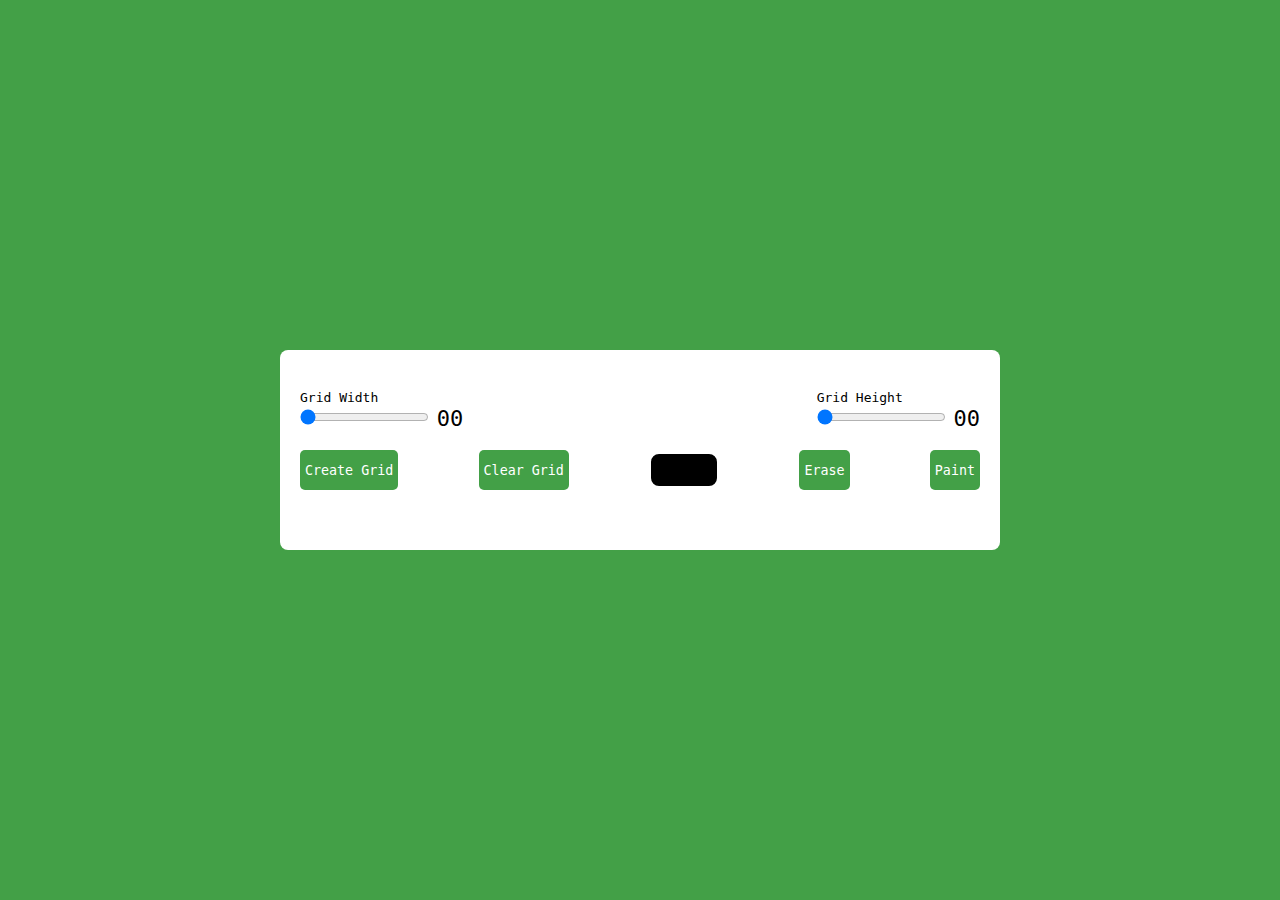
<file: 01/index.html>
<!DOCTYPE html>
<html lang="en">
<head>
    <meta charset="UTF-8">
    <meta name="viewport" content="width=device-width, initial-scale=1.0">
    <title>#1 - Pixel Art Generator</title>
    <link rel="stylesheet" href="style.css">
</head>
<body>
    <div class="wrapper">
        <div class="options">
            <div class="opt-wrapper">
                <div class="slider">
                    <label for="width-range">Grid Width</label>
                    <input type="range" id="width-range" min="1" max="35">
                    <span id="width-value">00</span>
                </div>
                <div class="slider">
                    <label for="height-range">Grid Height</label>
                    <input type="range" id="height-range" min="1" max="35">
                    <span id="height-value">00</span>
                </div>
            </div>
            <div class="opt-wrapper">
                <button id="submit-grid">Create Grid</button>
                <button id="clear-grid">Clear Grid</button>
                <input type="color" id="color-input">
                <button id="erase-btn">Erase</button>
                <button id="paint-btn">Paint</button>
            </div>
        </div>
        <div class="container"></div>
    </div>
    <script src="index.js"></script>
</body>
</html>
</file>
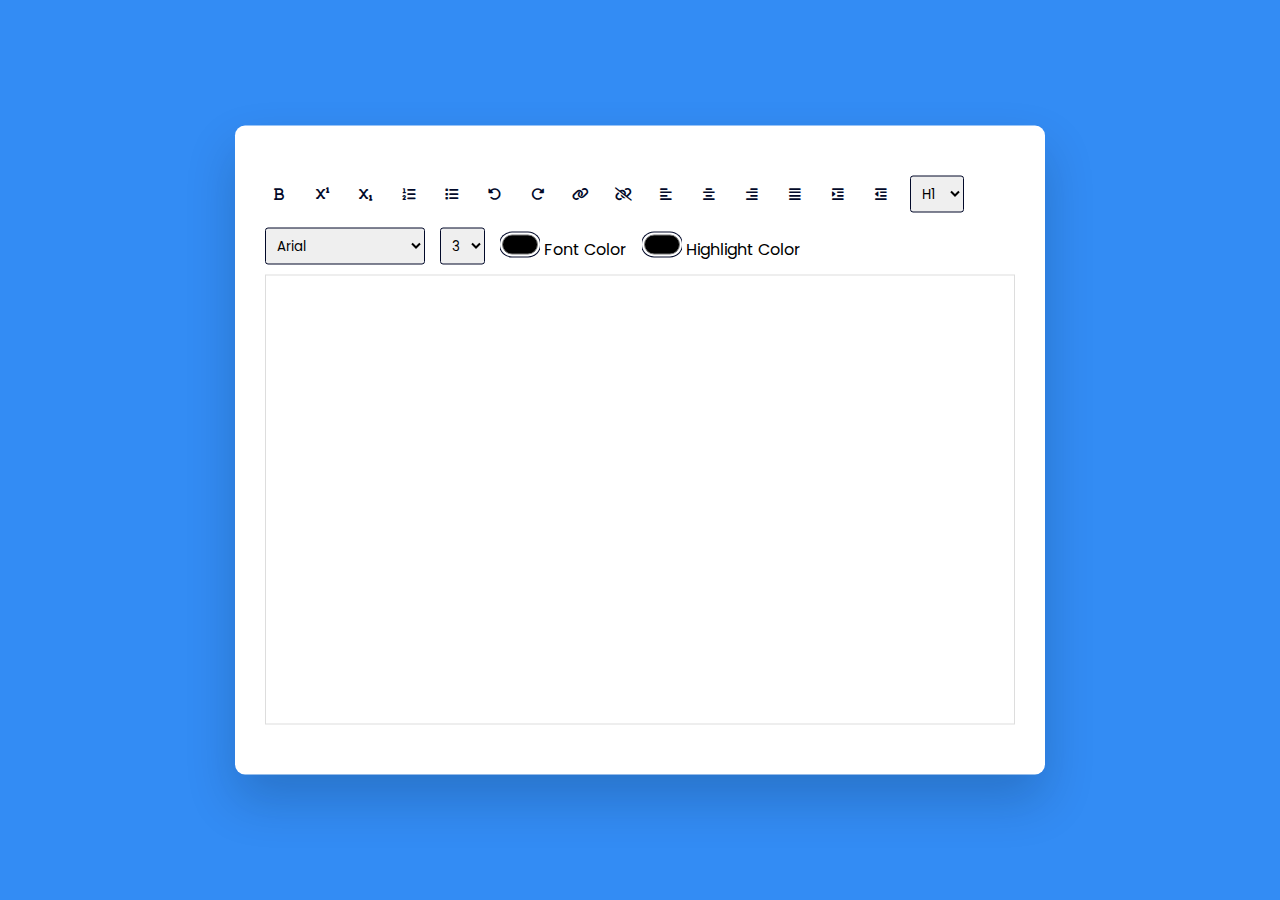
<file: 02/index.html>
<!DOCTYPE html>
<html lang="en">
<head>
    <meta charset="UTF-8">
    <meta name="viewport" content="width=device-width, initial-scale=1.0">
    <link rel="stylesheet" href="https://cdnjs.cloudflare.com/ajax/libs/font-awesome/6.5.1/css/all.min.css">
    <link rel="stylesheet" href="style.css">
    <title>#2 - Text Editor</title>
</head>
<body>
    <div class="container">
        <div class="options">
            <button id="bold" class="option-button format">
                <i class="fa-solid fa-bold"></i>
            </button>
            <button id="superscript" class="option-button script">
                <i class="fa-solid fa-superscript"></i>
            </button>
            <button id="subscript" class="option-button script">
                <i class="fa-solid fa-subscript"></i>
            </button>
            <button id="insertOrderedList" class="option-button">
                <i class="fa-solid fa-list-ol"></i>
            </button>
            <button id="insertUnorderedList" class="option-button">
                <i class="fa-solid fa-list"></i>
            </button>
            <button id="undo" class="option-button">
                <i class="fa-solid fa-rotate-left"></i>
            </button>
            <button id="redo" class="option-button">
                <i class="fa-solid fa-rotate-right"></i>
            </button>
            <button id="createLink" class="adv-option-button">
                <i class="fa fa-link"></i>
            </button>
            <button id="unlink" class="option-button">
                <i class="fa fa-unlink"></i>
            </button>
            <button id="justifyLeft" class="option-button align">
                <i class="fa-solid fa-align-left"></i>
            </button>
            <button id="justifyCenter" class="option-button align">
                <i class="fa-solid fa-align-center"></i>
            </button>
            <button id="justifyRight" class="option-button align">
                <i class="fa-solid fa-align-right"></i>
            </button>
            <button id="justifyFull" class="option-button align">
                <i class="fa-solid fa-align-justify"></i>
            </button>
            <button id="indent" class="option-button spacing">
                <i class="fa-solid fa-indent"></i>
            </button>
            <button id="outdent" class="option-button spacing">
                <i class="fa-solid fa-outdent"></i>
            </button>
            <select id="formatBlock" class="adv-option-button">
                <option value="H1">H1</option>
                <option value="H2">H2</option>
                <option value="H3">H3</option>
                <option value="H4">H4</option>
                <option value="H5">H5</option>
                <option value="H6">H6</option>
            </select>
            <select id="fontName" class="adv-option-button"></select>
            <select id="fontSize" class="adv-option-button"></select>

            <div class="input-wrapper">
                <input type="color" id="foreColor" class="adv-option-button">
                <label for="foreColor">Font Color</label>
            </div>

            <div class="input-wrapper">
                <input type="color" id="backColor" class="adv-option-button">
                <label for="backColor">Highlight Color</label>
            </div>
        </div>
        <div id="text-input" contenteditable="true"></div>
    </div>
    <script src="script.js"></script>
</body>
</html>
</file>
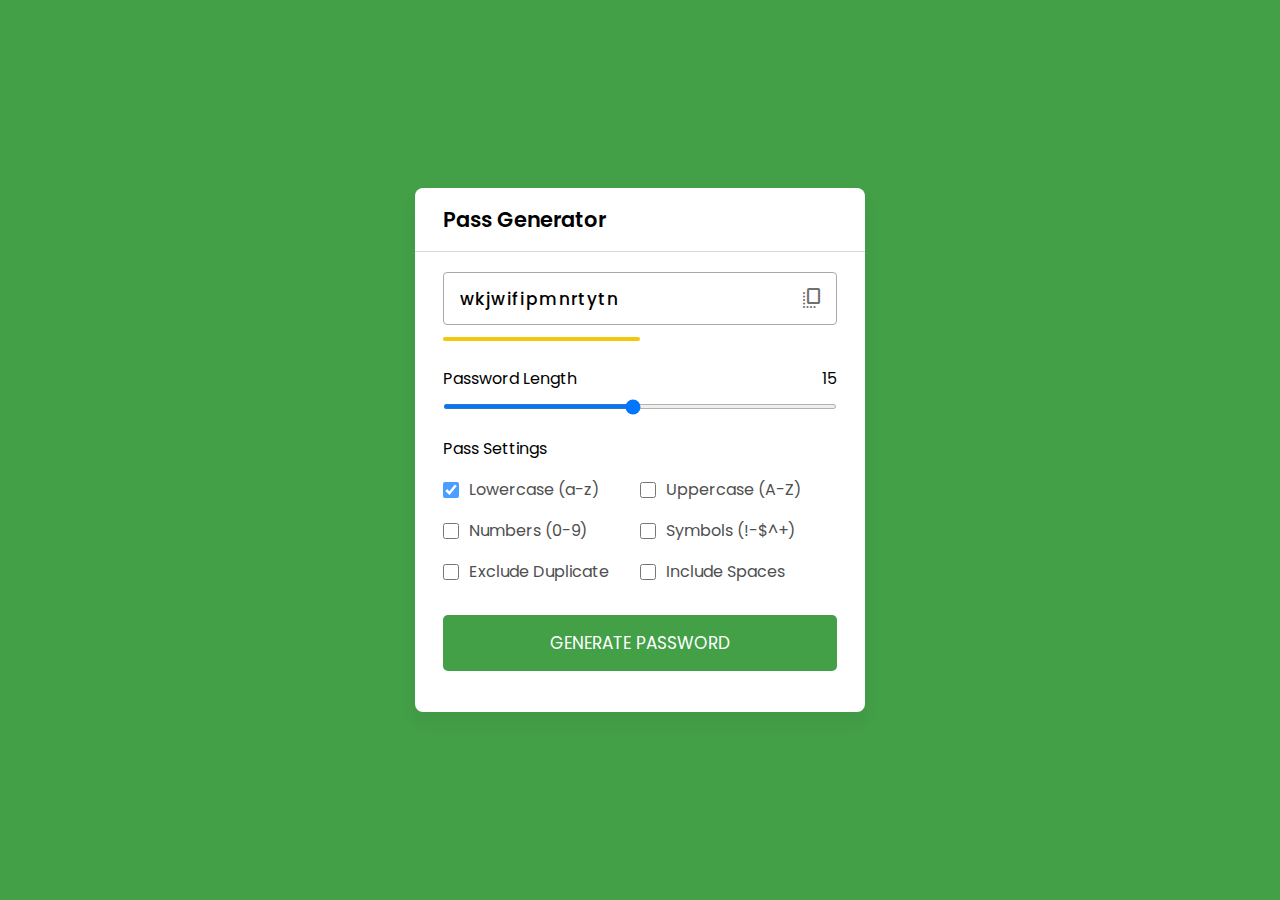
<file: 03/index.html>
<!DOCTYPE html>
<html lang="en">
  <head>
    <meta charset="UTF-8" />
    <meta name="viewport" content="width=device-width, initial-scale=1.0" />
    <link
      href="https://fonts.googleapis.com/css2?family=Material+Symbols+Rounded"
      rel="stylesheet"
    />
    <link rel="stylesheet" href="style.css" />
    <title>#3 - Pass Generator</title>
  </head>

  <body>
    <div class="container">
      <h2>Pass Generator</h2>
      <div class="wrapper">
        <div class="input-box">
          <input type="text" disabled />
          <span class="material-symbols-rounded">copy_all</span>
        </div>
        <div class="pass-indicator"></div>
        <div class="pass-length">
          <div class="details">
            <label class="title">Password Length</label>
            <span></span>
          </div>
          <input type="range" min="1" max="30" value="15" step="1" />
        </div>

        <div class="pass-settings">
          <label class="title">Pass Settings</label>
          <ul class="options">
            <li class="option">
              <input type="checkbox" id="lowercase" checked />
              <label for="lowercase">Lowercase (a-z)</label>
            </li>
            <li class="option">
              <input type="checkbox" id="uppercase" />
              <label for="uppercase">Uppercase (A-Z)</label>
            </li>
            <li class="option">
              <input type="checkbox" id="numbers" />
              <label for="numbers">Numbers (0-9)</label>
            </li>
            <li class="option">
              <input type="checkbox" id="symbols" />
              <label for="symbols">Symbols (!-$^+)</label>
            </li>
            <li class="option">
              <input type="checkbox" id="exc-duplicate" />
              <label for="exc-duplicate">Exclude Duplicate</label>
            </li>
            <li class="option">
              <input type="checkbox" id="spaces" />
              <label for="spaces">Include Spaces</label>
            </li>
          </ul>
        </div>

        <button class="generate-btn">Generate Password</button>
      </div>
    </div>

    <script src="index.js"></script>
  </body>
</html>
</file>
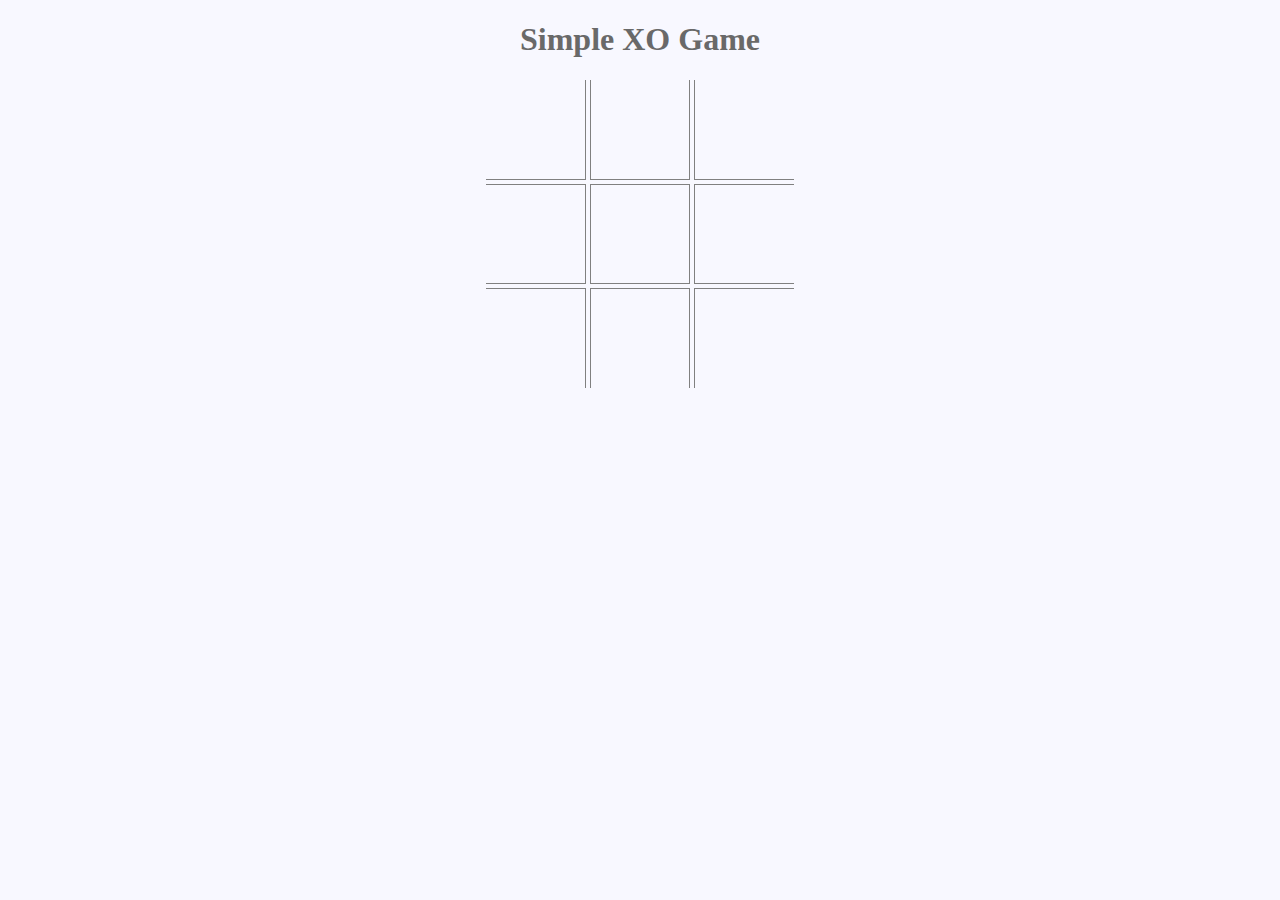
<file: 06/index.html>
<!DOCTYPE html>
<html lang="en">
<head>
    <meta charset="UTF-8">
    <meta name="viewport" content="width=device-width, initial-scale=1.0">
    <link rel="stylesheet" href="style.css">
    <title>#6 - XO Game</title>
</head>
<body>
    <h1>Simple XO Game</h1>
    <div id="container">
        <div class="block">
            <div class="box top left" id="box1">
                <span data-player="none" onclick="play(this)">&nbsp;</span>
            </div>
            <div class="box top" id="box2">
                <span data-player="none" onclick="play(this)">&nbsp;</span>
            </div>
            <div class="box top right" id="box3">
                <span data-player="none" onclick="play(this)">&nbsp;</span>
            </div>
        </div>
        <div class="block">
            <div class="box left" id="box4">
                <span data-player="none" onclick="play(this)">&nbsp;</span>
            </div>
            <div class="box" id="box5">
                <span data-player="none" onclick="play(this)">&nbsp;</span>
            </div>
            <div class="box right" id="box6">
                <span data-player="none" onclick="play(this)">&nbsp;</span>
            </div>
        </div>
        <div class="block">
            <div class="box bottom left" id="box7">
                <span data-player="none" onclick="play(this)">&nbsp;</span>
            </div>
            <div class="box bottom" id="box8">
                <span data-player="none" onclick="play(this)">&nbsp;</span>
            </div>
            <div class="box bottom right" id="box9">
                <span data-player="none" onclick="play(this)">&nbsp;</span>
            </div>
        </div>
    </div>
    <script src="index.js"></script>
</body>
</html>
</file>
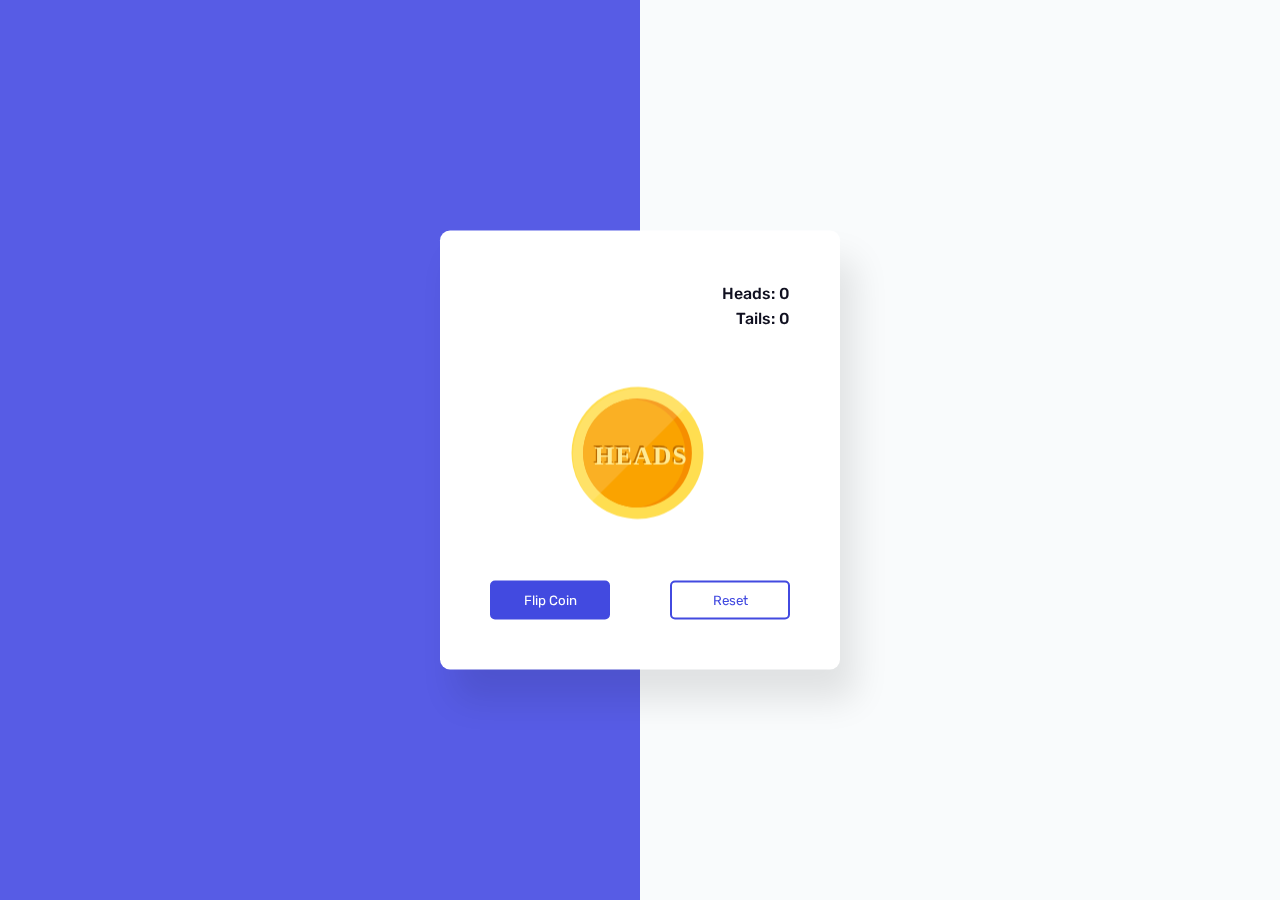
<file: 07/index.html>
<!DOCTYPE html>
<html lang="en">
<head>
    <meta charset="UTF-8">
    <meta name="viewport" content="width=device-width, initial-scale=1.0">
    <link rel="stylesheet" href="style.css">
    <title>#7 - Flip a Coin Game</title>
</head>
<body>
    <div class="container">
        <div class="stats">
            <p id="heads-count">Heads: 0</p>
            <p id="tails-count">Tails: 0</p>
        </div>
        <div class="coin" id="coin">
            <div class="heads">
                <img src="assets/heads.svg">
            </div>
            <div class="tails">
                <img src="assets/tails.svg">
            </div>
        </div>
        <div class="buttons">
            <button id="flip-button">
                Flip Coin
            </button>
            <button id="reset-button">
                Reset
            </button>
        </div>
    </div>
    <script src="index.js"></script>
</body>
</html>
</file>
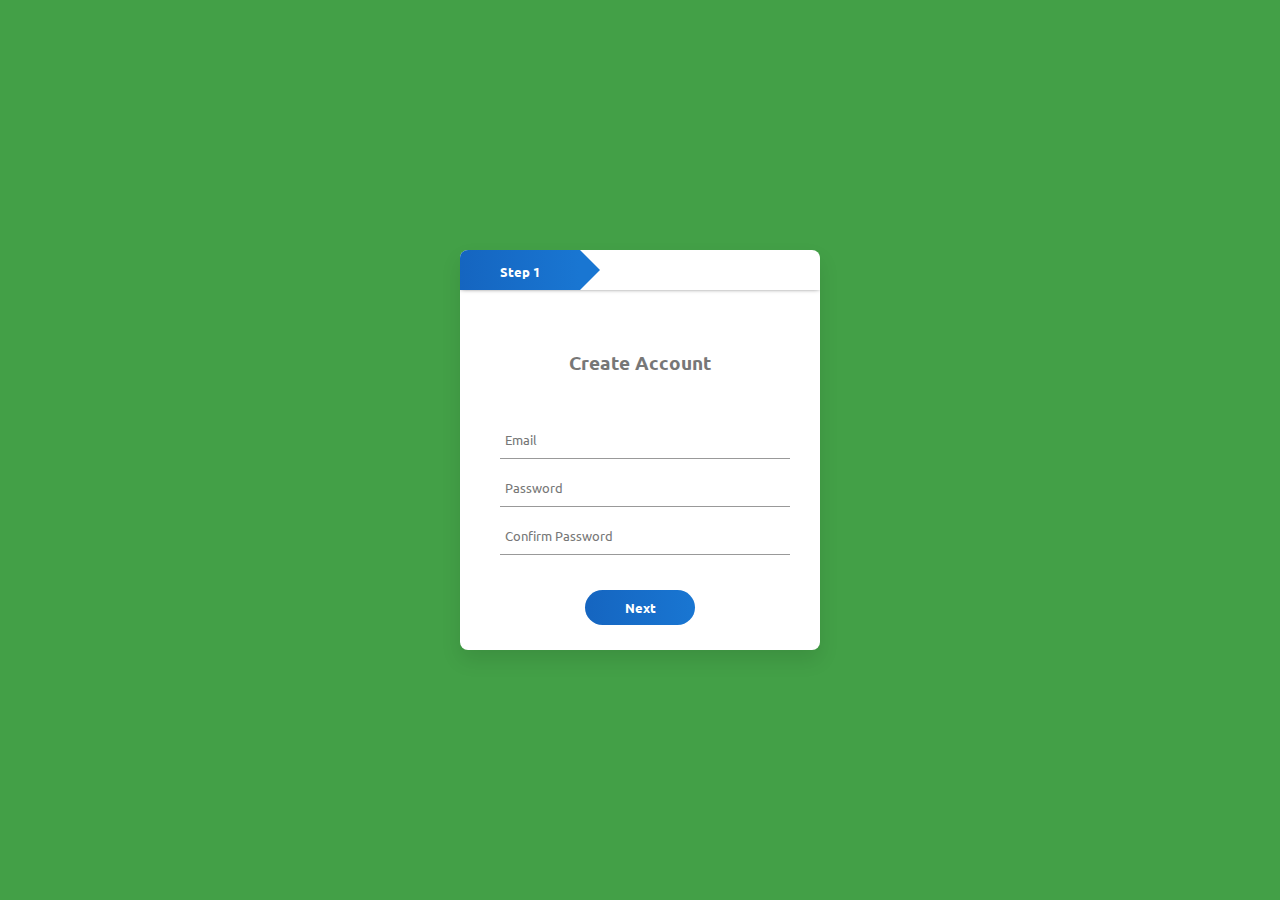
<file: 08/index.html>
<!DOCTYPE html>
<html lang="en">

<head>
    <meta charset="UTF-8">
    <meta name="viewport" content="width=device-width, initial-scale=1.0">
    <link rel="stylesheet" href="style.css">
    <title>#8 - Multi Step Form</title>
</head>

<body>
    <div class="container">
        <form id="form1">
            <h3>Create Account</h3>
            <input type="email" placeholder="Email" required>
            <input type="password" placeholder="Password" required>
            <input type="password" placeholder="Confirm Password" required>

            <div class="btn-box">
                <button type="button" id="next1">Next</button>
            </div>
        </form>
        <form id="form2">
            <h3>Social Links</h3>
            <input type="text" placeholder="Instagram">
            <input type="text" placeholder="Github">
            <input type="text" placeholder="X (Former Twitter)">

            <div class="btn-box">
                <button type="button" id="back1">Back</button>
                <button type="button" id="next2">Next</button>

            </div>
        </form>
        <form id="form3">
            <h3>Personal Info</h3>
            <input type="text" placeholder="First Name" required>
            <input type="text" placeholder="Last Name" required>
            <input type="text" placeholder="Phone Number" required>

            <div class="btn-box">
                <button type="button" id="back2">Back</button>
                <button type="button" id="submit">Submit</button>
            </div>
        </form>

        <div class="step-row">
            <div id="progress"></div>
            <div class="step-col"><small>Step 1</small></div>
            <div class="step-col"><small>Step 2</small></div>
            <div class="step-col"><small>Step 3</small></div>
        </div>
    </div>
    <script src="index.js"></script>
</body>

</html>
</file>
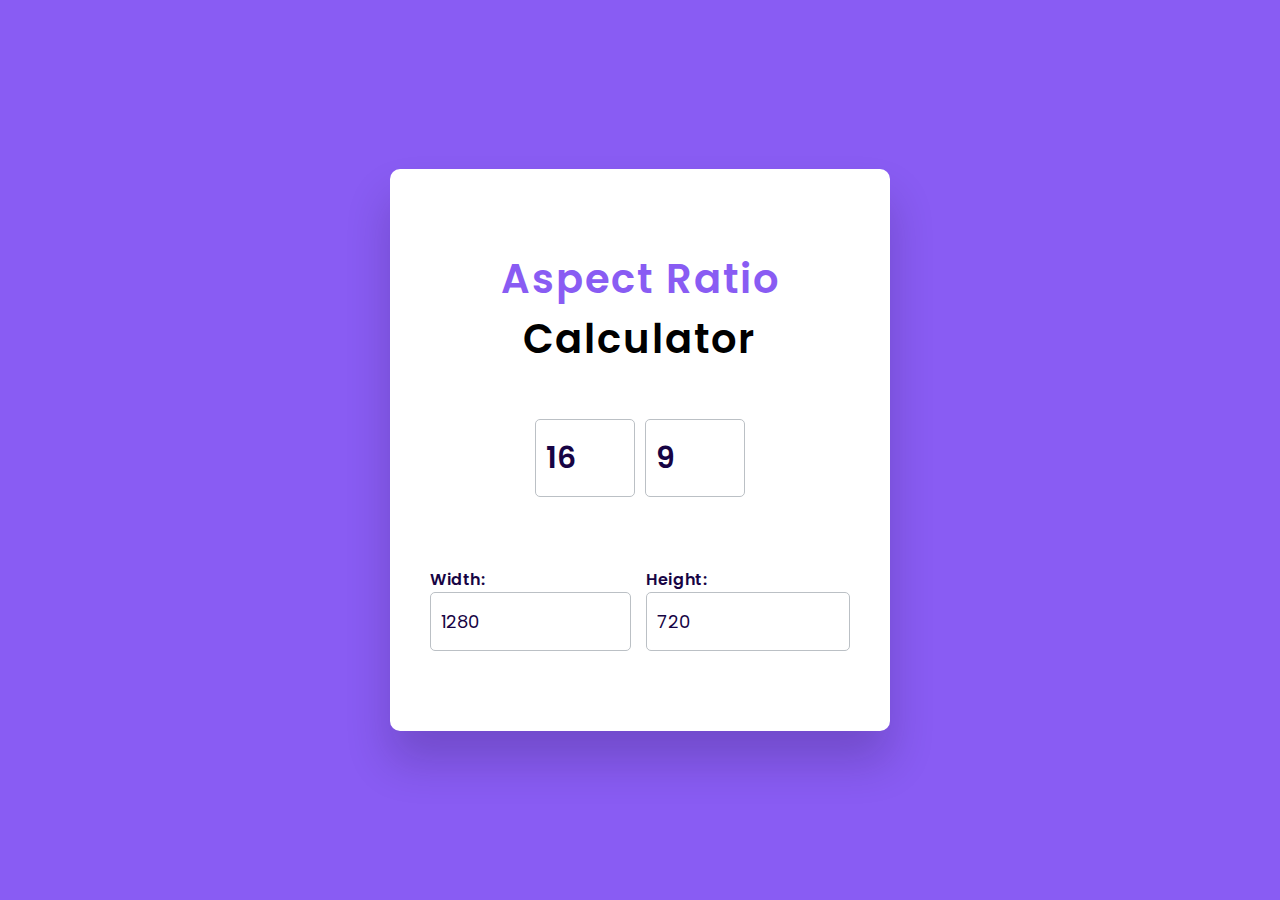
<file: 09/index.html>
<!DOCTYPE html>
<html lang="en">
<head>
    <meta charset="UTF-8">
    <meta name="viewport" content="width=device-width, initial-scale=1.0">
    <link rel="stylesheet" href="style.css">
    <title>#9 - Aspect Ratio Calculator</title>
</head>
<body>
    <div class="container">
        <h2>
            <span>Aspect Ratio</span>
            Calculator
        </h2>
        <div class="wrapper-1">
            <input type="number" id="ratio-width" value="16">
            <input type="number" id="ratio-height" value="9">
        </div>
        <div class="box">
            <div class="wrapper-2">
                <label for="width">Width:</label>
                <input type=""number id="width" value="1280">
            </div>
            <div class="wrapper-3">
                <label for="height">Height:</label>
                <input type=""number id="height" value="720">
            </div>
        </div>
    </div>
    <script src="index.js"></script>
</body>
</html>
</file>
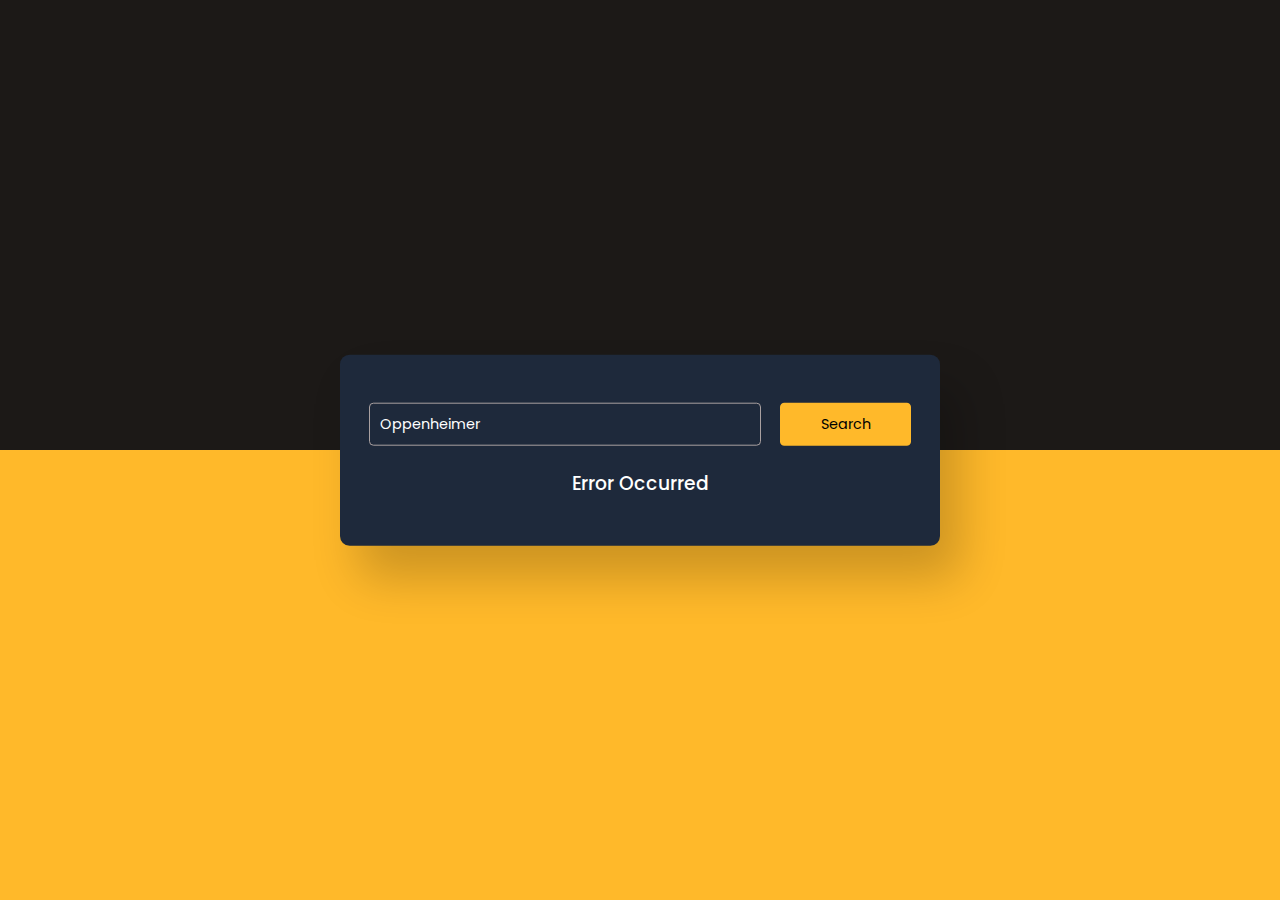
<file: 11/index.html>
<!DOCTYPE html>
<html lang="en">
<head>
    <meta charset="UTF-8">
    <meta name="viewport" content="width=device-width, initial-scale=1.0">
    <link rel="stylesheet" href="style.css">
    <title>#11 - Movie Guide App</title>
</head>
<body>
    <div class="container">
        <div class="search-container">
            <input type="text" id="movie-name" placeholder="Enter the movie name here..." value="Oppenheimer">
            <button id="search-btn">Search</button>
        </div>
        <div id="result"></div>
    </div>

    <script src="key.js"></script>
    <script src="index.js"></script>
</body>
</html>
</file>
<file: 01/style.css>
* {
    padding: 0;
    margin: 0;
    box-sizing: border-box;
    font-family: monospace;
}

body {
    background-color: #43a047;
}

.wrapper {
    background-color: #fff;
    width: 80vmin;
    position: absolute;
    transform: translate(-50%, -50%);
    top: 50%;
    left: 50%;
    padding: 40px 20px;
    border-radius: 8px;
}

label {
    display: block;
}

span {
    position: relative;
    font-size: 22px;
    bottom: -1px;
}

.opt-wrapper {
    display: flex;
    justify-content: space-between;
    margin-bottom: 20px;
    gap: 10px;
}

button {
    background-color: #43a047;
    border: none;
    border-radius: 5px;
    padding: 5px;
    color: #fff;
}

input[type="color"] {
    --webkit-appearance: none;
    --moz-appearance: none;
    appearance: none;
    background-color: transparent;
    width: 70px;
    height: 40px;
    border: none;
    cursor: pointer;
}

input[type="color"]::-webkit-color-swatch{
    border-radius: 8px;
    border: 4px solid #000;
}

.gridCol {
    height: 1em;
    width: 1em;
    border: 1px solid #ddd;
}

.gridRow {
    display: flex;
}

@media only screen and (max-width: 768px) {
    .gridCol {
        height: 0.8em;
        width: 0.8em;
    }
}
</file>
<file: 02/style.css>
@import url('https://fonts.googleapis.com/css2?family=Montserrat:wght@300;400;500;600;700&family=Poppins:wght@300;400;500;600;700&display=swap');

* {
    padding: 0;
    margin: 0;
    box-sizing: border-box;
}

body {
    background-color: #338cf4;
}

.container {
    background-color: #fff;
    width: 90vmin;
    padding: 50px 30px;
    position: absolute;
    transform: translate(-50%, -50%);
    left: 50%;
    top: 50%;
    border-radius: 10px;
    box-shadow: 0 25px 50px rgba(7, 20, 35, 0.2);
}

.options {
    display: flex;
    flex-wrap: wrap;
    align-items: center;
    gap: 15px;
}

button {
    width: 28px;
    height: 28px;
    display: grid;
    place-items: center;
    border-radius: 3px;
    border: none;
    background-color: #fff;
    outline: none;
    color: #020929;
    cursor: pointer;
}

select {
    padding: 7px;
    border: 1px solid #020929;
    border-radius: 3px;
    cursor: pointer;
}

.options label,
.options select {
    font-family: 'Poppins', sans-serif;
}

input[type="color"] {
    --webkit-appearance: none;
    --moz-appearance: none;
    appearance: none;
    background-color: transparent;
    width: 40px;
    height: 28px;
    border: none;
    cursor: pointer;
}

input[type="color"]::-webkit-color-swatch {
    border-radius: 15px;
    box-shadow: 0 0 0 2px #fff, 0 0 0 3px #020929;
}

input[type="color"]::-moz-color-swatch {
    border-radius: 15px;
    box-shadow: 0 0 0 2px #fff, 0 0 0 3px #020929;
}

#text-input {
    margin-top: 10px;
    border: 1px solid #ddd;
    padding: 20px;
    height: 50vh;
}

.active {
    background-color: #e0e9ff;
}
</file>
<file: 03/style.css>
@import url('https://fonts.googleapis.com/css2?family=Poppins:wght@400;500;600&display=swap');

*{
    margin: 0;
    padding: 0;
    box-sizing: border-box;
    font-family: 'Poppins', sans-serif;
}

body{
    display: flex;
    align-items: center;
    justify-content: center;
    min-height: 100vh;
    background: #43A047;
}

.container{
    width: 450px;
    background: #fff;
    border-radius: 8px;
    box-shadow: 0 10px 20px rgba(0, 0, 0, 0.05);
}

.container h2{
    font-weight: 600;
    font-size: 1.31rem;
    padding: 1rem 1.75rem;
    border-bottom: 1px solid #d4dbe5;
}

.wrapper{
    margin: 1.25rem 1.75rem;
}

.wrapper .input-box{
    position: relative;
}

.input-box input{
    width: 100%;
    height: 53px;
    color: #000;
    background: none;
    font-size: 1.06rem;
    font-weight: 500;
    border-radius: 4px;
    letter-spacing: 1.4px;
    border: 1px solid #aaa;
    padding: 0 2.85rem 0 1rem;
}

.input-box span{
    position: absolute;
    right: 13px;
    cursor: pointer;
    line-height: 53px;
    color: #707070;
}

.input-box span:hover{
    color: #43A047 !important;
}

.wrapper .pass-indicator{
    width: 100%;
    height: 4px;
    position: relative;
    margin-top: 0.75rem;
    border-radius: 25px;
}

.pass-indicator::before{
    position: absolute;
    content: "";
    height: 100%;
    width: 50%;
    border-radius: inherit;
    transition: width 0.3s ease;
}

.pass-indicator#weak::before{
    width: 20%;
    background: #e64a4a;
}

.pass-indicator#medium::before{
    width: 50%;
    background: #f1c80b;
}

.pass-indicator#strong::before{
    width: 100%;
    background: #43A047;
}

.wrapper .pass-length{
    margin: 1.56rem 0 1.25rem;
}

.pass-length .details{
    display: flex;
    justify-content: space-between;
}

.pass-length input{
    width: 100%;
    height: 5px;
}

.pass-settings .options{
    display: flex;
    list-style: none;
    flex-wrap: wrap;
    margin-top: 1rem;
}

.pass-settings .options .option{
    display: flex;
    align-items: center;
    margin-bottom: 1rem;
    width: calc(100% / 2);
}

.options .option:first-child{
    pointer-events: none;
}

.options .option:first-child input{
    opacity: 0.7;
}

.options .option input{
    height: 16px;
    width: 16px;
    cursor: pointer;
}

.options .option label{
    cursor: pointer;
    color: #4f4f4f;
    padding-left: 0.63rem;
}

.wrapper .generate-btn{
    width: 100%;
    color: #fff;
    border: none;
    outline: none;
    cursor: pointer;
    background: #43A047;
    font-size: 1.06rem;
    padding: 0.94rem 0;
    border-radius: 5px;
    text-transform: uppercase;
    margin: 0.94rem 0 1.3rem;
}
</file>
<file: 06/style.css>
body{
    background: ghostwhite;
    color: dimgray;
    font-family: serif;
    text-align: center;
}

h1{
   font-size: 2rem; 
}

#container {
    border-radius: 5px;
    text-align: center;
}

.box{
    display: inline-block;
    border: 1px solid gray;
    width: 100px;
    height: 100px;
    text-align: center;
    box-sizing: border-box;
    padding: 0;
}

span{
    position: absolute;
    font-size: 75px;
    font-family: sans-serif;
    text-align: center;
    height: 75px;
    width: 75px;
    padding: 0;
    margin: 5px;
    margin-left: -35px;
}

.top {
    border-top: none;
}

.bottom {
    border-bottom: none;
}

.left {
    border-left: none;
}

.right {
    border-right: none;
}

.alert{
    height: 75px;
    width: 125px;
    display: inline-block;
    background: ghostwhite;
    position: relative;
    z-index: 10;
    margin-top: -50%;
    border-radius: 20px;
    box-shadow: 0 0 75px 2px dimgray;
    animation: larger 0.5s;
    animation-fill-mode: forwards;
    box-sizing: content-box;
    padding: 30px;
    bottom: 50px;
    top: 0;
}

button {
    background: dimgray;
    border-radius: 2px;
    color: ghostwhite;
    border: none;
    outline: none;
}

button:focus {
    background: silver;
}

.activeBox {
    background: silver;
}

@keyframes larger {
    from {
        height: 75px;
        width: 125px;
    }

    to {
        height: 100px;
        width: 250px;
    }
}
</file>
<file: 07/style.css>
@import url('https://fonts.googleapis.com/css2?family=Rubik:ital,wght@0,300..900;1,300..900&display=swap');

* {
    margin: 0;
    padding: 0;
    box-sizing: border-box;
    font-family: 'Rubik', sans-serif;
}

body {
    height: 100%;
    background: linear-gradient(to right, #575ce5 50%, #f9fbfc 50%) fixed;
}

.container {
    background: #fff;
    width: 400px;
    padding: 50px;
    position: absolute;
    transform: translate(-50%, -50%);
    top: 50%;
    left: 50%;
    box-shadow: 15px 30px 35px rgba(0, 0, 0, 0.1);
    border-radius: 10px;
    -webkit-perspective: 300px;
    perspective: 300px;
}

.stats {
    text-align: right;
    color: #101020;
    font-weight: 500;
    line-height: 25px;
}

.coin {
    height: 150px;
    width: 150px;
    position: relative;
    margin: 50px auto;
    -webkit-transform-style: preserve-3d;
    transform-style: preserve-3d;
}

.tails {
    transform: rotateX(180deg);
}

.buttons {
    display: flex;
    justify-content: space-between;
}

.coin img {
    width: 145px;
}

.heads, .tails {
    position: absolute;
    width: 100%;
    height: 100%;
    backface-visibility: hidden;
    -webkit-backface-visibility: hidden;
}

button {
    width: 120px;
    padding: 10px 0;
    border: 2.5px solid #424ae0;
    border-radius: 5px;
    cursor: pointer;
}

#flip-button {
    background: #424ae0;
    color: #fff;
}

#flip-button:disabled {
    background-color: #e1e0ee;
    color: #101020;
    border-color: #e1e0ee;
}

#reset-button {
    background: #fff;
    color: #424ae0;
}

@keyframes spin-tails {
    0% {
        transform: rotateX(0);
    }
    100% {
        transform: rotateX(1980deg);
    }
}

@keyframes spin-heads {
    0% {
        transform: rotateX(0);
    }
    100% {
        transform: rotateX(2160deg);
    }
}
</file>
<file: 08/style.css>
@import url('https://fonts.googleapis.com/css2?family=Ubuntu:wght@300;400;500;700&display=swap');

* {
    margin: 0;
    padding: 0;
    font-family: 'Ubuntu';
}

body {
    background: #43a047;
    display: flex;
    align-items: center;
    justify-content: center;
    min-height: 100vh;
}

.container {
    width: 360px;
    height: 400px;
    margin: 8% auto;
    background: #fff;
    border-radius: 8px;
    position: relative;
    overflow:hidden;
    box-shadow: 0 10px 20px rgba(0, 0, 0, 0.1);
}

h3 {
    text-align: center;
    margin-bottom: 40px;
    color: #777;
}

.container form {
    width: 280px;
    position: absolute;
    top: 100px;
    left: 40px;
    transition: 0.5s;
}

form input {
    width: 100%;
    padding: 10px 5px;
    margin: 5px 0;
    border: 0;
    border-bottom: 1px solid #999;
    outline: none;
    background: transparent;
}

::placeholder {
    color: #777;
}

.btn-box {
    width: 100%;
    margin: 30px auto;
    text-align: center;
}

form button {
    width: 110px;
    height: 35px;
    margin: 0 10px;
    background: linear-gradient(to right, #1565c0, #1976d2);
    border-radius: 30px;
    border: 0;
    outline: none;
    color: #fff;
    cursor: pointer;
    font-weight: 700;
    font-size: 0.8em;
}

#form2 {
    left: 450px;
}

#form3 {
    left: 450px;
}

.step-row {
    width: 360px;
    height: 40px;
    margin: 0 auto;
    display: flex;
    align-items: center;
    box-shadow: 0 -1px 5px -1px #000;
    position: relative;
}

.step-col {
    width: 120px;
    text-align: center;
    color: #333;
    position: relative;
}

#progress {
    position:absolute;
    height: 100%;
    width: 120px;
    background: linear-gradient(to right, #1565c0, #1976d2);
}

small {
    color: #fff;
    font-weight: 700;
    font-size: 0.8em;
}

#progress::after {
    content: '';
    height: 0;
    width: 0;
    border-top: 20px solid transparent;
    border-bottom: 20px solid transparent;
    position: absolute;
    right: -20px;
    top: 0;
    border-left: 20px solid #1976d2;
}
</file>
<file: 09/style.css>
@import url('https://fonts.googleapis.com/css2?family=Poppins:wght@300;400;500;600&display=swap');

* {
    padding: 0;
    margin: 0;
    box-sizing: border-box;
    font-family: 'Poppins', sans-serif;
}

body {
    background-color: #895cf3;
}

.container {
    width: 500px;
    background: #fff;
    padding: 80px 40px;
    position: absolute;
    transform: translate(-50%, -50%);
    top: 50%;
    left: 50%;
    border-radius: 10px;
    box-shadow: 0 30px 45px rgba(18, 8, 39, 0.2);
}

h2 {
    text-align: center;
    font-size: 40px;
    font-weight: 600;
    letter-spacing: 2px;
}

h2 span {
    color: #895cf3;
}

.wrapper-1 {
    display: flex;
    align-items: center;
    justify-content: center;
    margin: 50px 0 70px 0;
    gap: 10px;
}

.wrapper-1 input {
    width: 100px;
    font-size: 30px;
    font-weight: 600;
}

input {
    padding: 15px 10px;
    border: 1px solid #bbc0c5;
    border-radius: 5px;
    color: #170444;
    outline: none;
}

input:focus {
    border: 2px solid #895cf3;
}

label {
    color: #170444;
    font-weight: 600;
    letter-spacing: 0.6px;
}

.box {
    display: flex;
    justify-content: space-between;
    gap: 15px;
}

.wrapper-2 input, .wrapper-3 input {
    width: 100%;
    font-size: 18px;
}
</file>
<file: 11/style.css>
@import url('https://fonts.googleapis.com/css2?family=Poppins:wght@300;500;600;700&display=swap');

* {
    margin: 0;
    padding: 0;
    box-sizing: border-box;
    font-family: 'Poppins', sans-serif;
}

body {
    height: 100vh;
    background: linear-gradient(#1c1917 50%, #ffb92a 50%);
}

.container {
    font-size: 16px;
    width: 90vw;
    max-width: 37.5em;
    padding: 3em 1.8em;
    background-color: #1e293b;
    position: absolute;
    transform: translate(-50%, -50%);
    top: 50%;
    left: 50%;
    border-radius: 0.6em;
    box-shadow: 1.2em 2em 3em rgba(0, 0, 0, 0.2);
}

.search-container {
    display: grid;
    grid-template-columns: 9fr 3fr;
    gap: 1.2em;
}

.search-container input, .search-container button {
    font-size: 0.9em;
    outline: none;
    border-radius: 0.3em;
}

.search-container input {
    background-color: transparent;
    border: 1px solid #a9a0a0;
    color: #fff;
    padding: 0.7em;
}

.search-container input:focus {
    border-color: #fff;
}

.search-container button {
    background-color: #ffb92a;
    border: none;
    cursor: pointer;
}

#result {
    color: #fff;
}

.info {
    position: relative;
    display: grid;
    grid-template-columns: 4fr 8fr;
    margin-top: 1.2em;
}

.poster {
    width: 100%;
}

h2 {
    text-align: center;
    font-size: 1.5em;
    font-weight: 600;
    letter-spacing: 0.06em;
}

.rating {
    display: flex;
    align-items: center;
    justify-content: center;
    gap: 0.6em;
    margin: 0.6em 0 0.9em 0;
}

.rating img {
    width: 1.2em;
}

.rating h4 {
    display: inline-block;
    font-size: 1.1em;
    font-weight: 500;
}

.details {
    display: flex;
    font-size: 0.95em;
    gap: 1em;
    justify-content: center;
    color: #a0a0a0;
    margin: 0.6em 0;
    font-weight: 300;
}

.genre {
    display: flex;
    justify-content: space-around;
}

.genre div {
    border: 1px solid #a0a0a0;
    font-size: 0.75em;
    padding: 0.4em 1.6em;
    border-radius: 0.4em;
    font-weight: 300;
}

h3 {
    font-weight: 500;
    margin-top: 1.2em;
}

p {
    font-size: 0.9em;
    font-weight: 300;
    line-height: 1.8em;
    text-align: justify;
    color: #a0a0a0;
}

.msg {
    text-align: center;
}

@media screen and (max-width: 600px) {
    .container {
        font-size: 14px;
    }
    
    .poster {
        margin:auto;
        width: auto;
        max-height: 10.8em;
    }

    .info {
        grid-template-columns: 1fr;
    }
}
</file>
